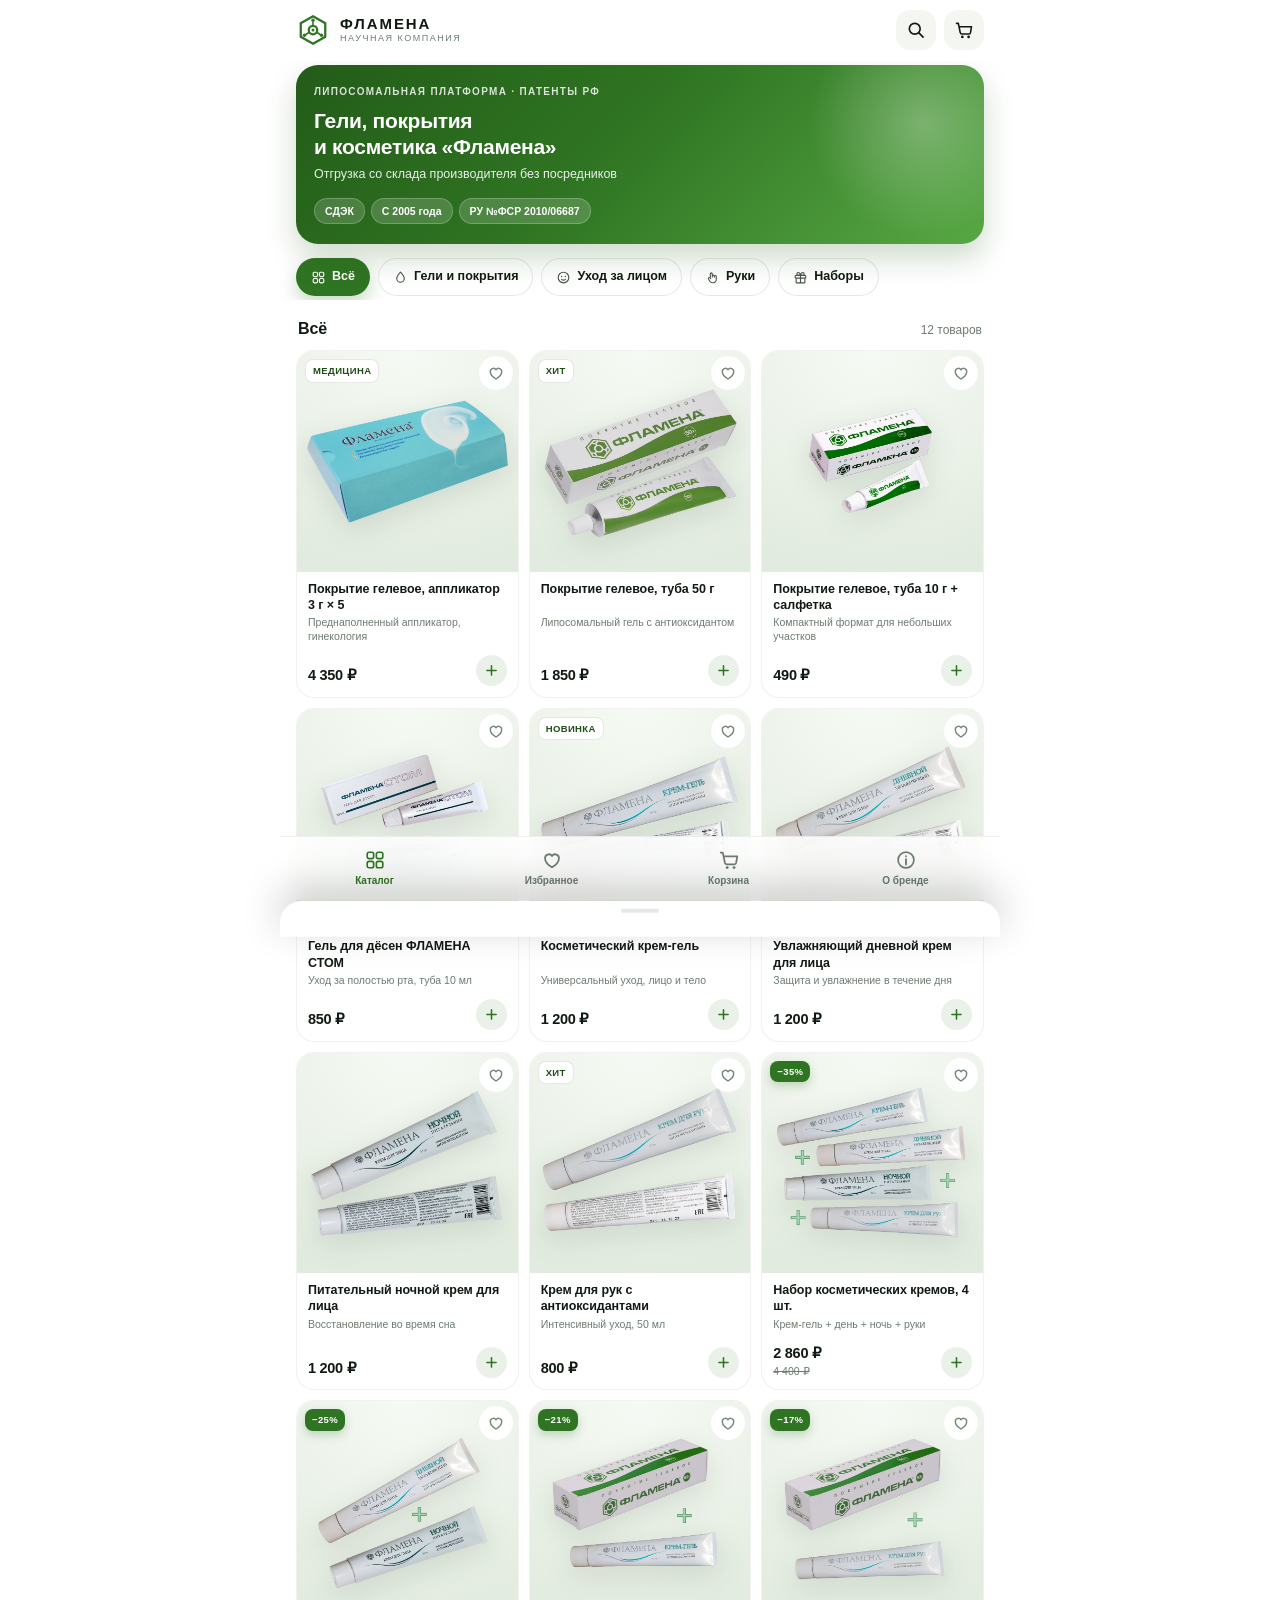
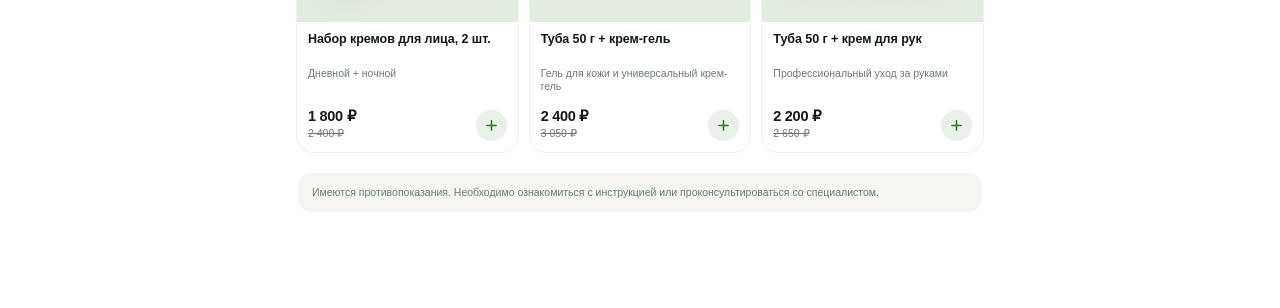
<file: index.html>
<!DOCTYPE html>
<html lang="ru">
<head>
<meta charset="utf-8">
<meta name="viewport" content="width=device-width, initial-scale=1, maximum-scale=1, user-scalable=no, viewport-fit=cover">
<meta name="robots" content="noindex, nofollow">
<meta name="theme-color" content="#ffffff">
<title>Фламена — витрина</title>
<link rel="stylesheet" href="style.css?v=20261121b">
<script src="https://telegram.org/js/telegram-web-app.js"></script>
</head>
<body>

<svg style="display:none" aria-hidden="true">
  <symbol id="i-hex" viewBox="0 0 64 64">
    <path d="M32 4.5 56.5 18.5v27L32 59.5 7.5 45.5v-27z" fill="none" stroke="currentColor" stroke-width="4.5"/>
    <circle cx="32" cy="32" r="8.5" fill="none" stroke="currentColor" stroke-width="4.5"/>
    <circle cx="32" cy="32" r="3" fill="currentColor"/>
    <circle cx="32" cy="12.5" r="3.4" fill="currentColor"/>
    <circle cx="15" cy="42.5" r="3.4" fill="currentColor"/>
    <circle cx="49" cy="42.5" r="3.4" fill="currentColor"/>
    <path d="M32 23.5v-8M24.5 36.5 17.5 41M39.5 36.5l7 4.5" stroke="currentColor" stroke-width="3.2"/>
  </symbol>
  <symbol id="i-search" viewBox="0 0 24 24"><circle cx="10.5" cy="10.5" r="6.5" fill="none" stroke="currentColor" stroke-width="2"/><path d="m15.5 15.5 5 5" stroke="currentColor" stroke-width="2" stroke-linecap="round"/></symbol>
  <symbol id="i-cart" viewBox="0 0 24 24"><path d="M3 4h2.2l2.3 11.2a2 2 0 0 0 2 1.6h8.3a2 2 0 0 0 2-1.6L21 8H6" fill="none" stroke="currentColor" stroke-width="1.9" stroke-linecap="round" stroke-linejoin="round"/><circle cx="10" cy="20.3" r="1.6" fill="currentColor"/><circle cx="17.5" cy="20.3" r="1.6" fill="currentColor"/></symbol>
  <symbol id="i-heart" viewBox="0 0 24 24"><path d="M12 20s-7.5-4.6-7.5-9.4A4.1 4.1 0 0 1 12 7.7a4.1 4.1 0 0 1 7.5 2.9C19.5 15.4 12 20 12 20Z" fill="none" stroke="currentColor" stroke-width="1.9" stroke-linejoin="round"/></symbol>
  <symbol id="i-heart-fill" viewBox="0 0 24 24"><path d="M12 20s-7.5-4.6-7.5-9.4A4.1 4.1 0 0 1 12 7.7a4.1 4.1 0 0 1 7.5 2.9C19.5 15.4 12 20 12 20Z" fill="currentColor" stroke="currentColor" stroke-width="1.6" stroke-linejoin="round"/></symbol>
  <symbol id="i-grid" viewBox="0 0 24 24"><rect x="3.5" y="3.5" width="7" height="7" rx="2" fill="none" stroke="currentColor" stroke-width="1.8"/><rect x="13.5" y="3.5" width="7" height="7" rx="2" fill="none" stroke="currentColor" stroke-width="1.8"/><rect x="3.5" y="13.5" width="7" height="7" rx="2" fill="none" stroke="currentColor" stroke-width="1.8"/><rect x="13.5" y="13.5" width="7" height="7" rx="2" fill="none" stroke="currentColor" stroke-width="1.8"/></symbol>
  <symbol id="i-drop" viewBox="0 0 24 24"><path d="M12 3.5s6 6.2 6 10.1a6 6 0 0 1-12 0C6 9.7 12 3.5 12 3.5Z" fill="none" stroke="currentColor" stroke-width="1.8" stroke-linejoin="round"/></symbol>
  <symbol id="i-face" viewBox="0 0 24 24"><circle cx="12" cy="12" r="8.5" fill="none" stroke="currentColor" stroke-width="1.8"/><circle cx="9" cy="10.5" r="1.2" fill="currentColor"/><circle cx="15" cy="10.5" r="1.2" fill="currentColor"/><path d="M9 15c1.8 1.6 4.2 1.6 6 0" fill="none" stroke="currentColor" stroke-width="1.8" stroke-linecap="round"/></symbol>
  <symbol id="i-hand" viewBox="0 0 24 24"><path d="M8.5 12V6.2a1.6 1.6 0 0 1 3.2 0V11m0-1.2a1.6 1.6 0 0 1 3.2 0v1.9m0-1.4a1.6 1.6 0 0 1 3.2 0v4.2c0 3.5-2.2 6-5.6 6-2.2 0-3.6-.8-4.7-2.5l-2.3-3.6a1.6 1.6 0 0 1 2.6-1.8l1.1 1.4" fill="none" stroke="currentColor" stroke-width="1.7" stroke-linecap="round" stroke-linejoin="round"/></symbol>
  <symbol id="i-gift" viewBox="0 0 24 24"><rect x="3.5" y="8.5" width="17" height="4.5" rx="1.5" fill="none" stroke="currentColor" stroke-width="1.8"/><path d="M5 13v6.5a1 1 0 0 0 1 1h12a1 1 0 0 0 1-1V13M12 8.5V20.5" fill="none" stroke="currentColor" stroke-width="1.8"/><path d="M12 8.5S10.8 4 8.4 4a2.2 2.2 0 0 0 0 4.5Zm0 0S13.2 4 15.6 4a2.2 2.2 0 0 1 0 4.5Z" fill="none" stroke="currentColor" stroke-width="1.8"/></symbol>
  <symbol id="i-info" viewBox="0 0 24 24"><circle cx="12" cy="12" r="8.6" fill="none" stroke="currentColor" stroke-width="1.8"/><path d="M12 11v6M12 7.7v.2" stroke="currentColor" stroke-width="2" stroke-linecap="round"/></symbol>
  <symbol id="i-plus" viewBox="0 0 24 24"><path d="M12 5.5v13M5.5 12h13" stroke="currentColor" stroke-width="2.2" stroke-linecap="round"/></symbol>
  <symbol id="i-minus" viewBox="0 0 24 24"><path d="M5.5 12h13" stroke="currentColor" stroke-width="2.2" stroke-linecap="round"/></symbol>
  <symbol id="i-close" viewBox="0 0 24 24"><path d="m6.5 6.5 11 11M17.5 6.5l-11 11" stroke="currentColor" stroke-width="2" stroke-linecap="round"/></symbol>
  <symbol id="i-check" viewBox="0 0 24 24"><path d="m5 12.5 4.5 4.5L19 7" fill="none" stroke="currentColor" stroke-width="2.2" stroke-linecap="round" stroke-linejoin="round"/></symbol>
  <symbol id="i-chevron" viewBox="0 0 24 24"><path d="m9 6 6 6-6 6" fill="none" stroke="currentColor" stroke-width="2" stroke-linecap="round" stroke-linejoin="round"/></symbol>
  <symbol id="i-tg" viewBox="0 0 24 24"><path d="M21.5 4.3 2.9 11.4c-.9.3-.9 1.5.1 1.7l4.6 1.2 1.8 5.3c.3.8 1.2 1 1.8.4l2.4-2.3 4.5 3.3c.7.5 1.6.1 1.8-.7l2.9-15c.2-1-.6-1.7-1.3-1.4Z" fill="currentColor" opacity=".92"/></symbol>
</svg>

<div class="app" id="app">

  <header class="topbar">
    <button class="brand" data-view-btn="catalog" aria-label="На главную">
      <span class="brand__mark"><svg><use href="#i-hex"/></svg></span>
      <span class="brand__text"><b>ФЛАМЕНА</b><i>научная компания</i></span>
    </button>
    <div class="topbar__actions">
      <button class="icon-btn" id="btnSearch" aria-label="Поиск"><svg><use href="#i-search"/></svg></button>
      <button class="icon-btn" id="btnCart" aria-label="Корзина">
        <svg><use href="#i-cart"/></svg>
        <span class="badge" id="cartBadge" hidden>0</span>
      </button>
    </div>
  </header>

  <div class="searchbar" id="searchbar" hidden>
    <svg class="searchbar__icon"><use href="#i-search"/></svg>
    <input id="searchInput" type="search" inputmode="search" placeholder="Крем, гель, аппликатор…" autocomplete="off">
    <button class="searchbar__close" id="btnSearchClose" aria-label="Закрыть поиск"><svg><use href="#i-close"/></svg></button>
  </div>

  <main id="main">
    <section class="view" id="view-catalog">
      <div class="hero">
        <div class="hero__glow"></div>
        <div class="hero__kicker">Липосомальная платформа · патенты РФ</div>
        <h1 class="hero__title">Гели, покрытия<br>и косметика «Фламена»</h1>
        <p class="hero__sub">Отгрузка со склада производителя без посредников</p>
        <div class="hero__tags">
          <span>СДЭК</span><span>С 2005 года</span><span>РУ №ФСР 2010/06687</span>
        </div>
      </div>

      <div class="chips" id="chips"></div>

      <div class="section-head">
        <h2 id="catTitle">Каталог</h2>
        <span id="catCount"></span>
      </div>

      <div class="grid" id="grid"></div>
      <div class="empty" id="gridEmpty" hidden>
        <svg class="empty__icon"><use href="#i-search"/></svg>
        <b>Ничего не найдено</b>
        <p>Попробуйте другое слово или сбросьте фильтр</p>
      </div>

      <p class="disclaimer">Имеются противопоказания. Необходимо ознакомиться с инструкцией или проконсультироваться со специалистом.</p>
    </section>

    <section class="view" id="view-fav" hidden></section>
    <section class="view" id="view-cart" hidden></section>
    <section class="view" id="view-info" hidden></section>
  </main>

  <nav class="tabbar">
    <button class="tab is-active" data-view-btn="catalog"><svg><use href="#i-grid"/></svg><span>Каталог</span></button>
    <button class="tab" data-view-btn="fav"><svg><use href="#i-heart"/></svg><span>Избранное</span><i class="tab__dot" id="favDot" hidden></i></button>
    <button class="tab" data-view-btn="cart"><svg><use href="#i-cart"/></svg><span>Корзина</span><i class="tab__dot" id="tabCartDot" hidden></i></button>
    <button class="tab" data-view-btn="info"><svg><use href="#i-info"/></svg><span>О бренде</span></button>
  </nav>

</div>

<div class="backdrop" id="backdrop"></div>
<div class="sheet" id="sheet" role="dialog" aria-modal="true">
  <div class="sheet__handle"></div>
  <div class="sheet__body" id="sheetBody"></div>
</div>

<div class="toast" id="toast"><svg><use href="#i-check"/></svg><span id="toastText"></span></div>

<script src="data.js?v=20261121b"></script>
<script src="app.js?v=20261121b"></script>
</body>
</html>
</file>
<file: style.css>
/* Фламена — витрина для Telegram Mini App */

:root {
  --brand: #2f7422;
  --brand-2: #5aa746;
  --brand-ink: #1e4f16;
  --brand-soft: rgba(47, 116, 34, .10);
  --bg: #ffffff;
  --bg-2: #f5f8f4;
  --card: #ffffff;
  --card-2: #f3f6f1;
  --text: #101a12;
  --hint: #6c7c70;
  --line: rgba(16, 26, 18, .10);
  --line-2: rgba(16, 26, 18, .06);
  --danger: #d9463c;
  --media-a: #f6faf4;
  --media-b: #e2ebdf;
  --shadow: 0 10px 30px rgba(18, 42, 20, .07);
  --radius: 18px;
  --topbar: 58px;
}

* { box-sizing: border-box; -webkit-tap-highlight-color: transparent; }
[hidden] { display: none !important; }

html, body {
  margin: 0;
  padding: 0;
  background: var(--bg);
  color: var(--text);
  font-family: -apple-system, BlinkMacSystemFont, "SF Pro Text", "Segoe UI", Roboto, "Helvetica Neue", Arial, sans-serif;
  font-size: 15px;
  line-height: 1.4;
  -webkit-font-smoothing: antialiased;
  overscroll-behavior-y: contain;
}

body { min-height: 100vh; }
button, input, textarea { font: inherit; color: inherit; }
button { cursor: pointer; }
svg { display: block; }
img {
  display: block;
  -webkit-touch-callout: none;
  -webkit-user-drag: none;
  user-select: none;
}
.app { user-select: none; -webkit-user-select: none; }
input, textarea, .order-preview { user-select: text; -webkit-user-select: text; }

.app {
  max-width: 720px;
  margin: 0 auto;
  min-height: 100vh;
  display: flex;
  flex-direction: column;
}

/* ───────── шапка ───────── */

.topbar {
  position: sticky;
  top: 0;
  z-index: 30;
  display: flex;
  align-items: center;
  justify-content: space-between;
  gap: 10px;
  padding: calc(env(safe-area-inset-top) + 10px) 16px 10px;
  background: var(--bg);
  border-bottom: 1px solid transparent;
  transition: border-color .2s;
}
.topbar.is-scrolled { border-bottom-color: var(--line); }
@supports (backdrop-filter: blur(4px)) {
  .topbar {
    background: color-mix(in srgb, var(--bg) 84%, transparent);
    backdrop-filter: blur(16px) saturate(1.5);
  }
}

.brand {
  display: flex;
  align-items: center;
  gap: 10px;
  padding: 0;
  border: 0;
  background: none;
}
.brand__mark {
  width: 34px;
  height: 34px;
  color: var(--brand);
  display: grid;
  place-items: center;
}
.brand__mark svg { width: 32px; height: 32px; }
.brand__text { display: flex; flex-direction: column; align-items: flex-start; gap: 1px; }
.brand__text b {
  font-size: 15px;
  font-weight: 800;
  letter-spacing: .13em;
  line-height: 1;
  color: var(--text);
}
.brand__text i {
  font-style: normal;
  font-size: 9px;
  letter-spacing: .17em;
  text-transform: uppercase;
  color: var(--hint);
}

.topbar__actions { display: flex; gap: 8px; }
.icon-btn {
  position: relative;
  width: 40px;
  height: 40px;
  border: 0;
  border-radius: 14px;
  background: var(--card-2);
  color: var(--text);
  display: grid;
  place-items: center;
  transition: transform .15s;
}
.icon-btn:active { transform: scale(.93); }
.icon-btn svg { width: 20px; height: 20px; }

.badge {
  position: absolute;
  top: -4px;
  right: -4px;
  min-width: 19px;
  height: 19px;
  padding: 0 5px;
  border-radius: 10px;
  background: var(--brand);
  color: #fff;
  font-size: 11px;
  font-weight: 700;
  line-height: 19px;
  text-align: center;
  box-shadow: 0 0 0 2px var(--bg);
}

/* поиск */

.searchbar {
  position: sticky;
  top: calc(env(safe-area-inset-top) + var(--topbar));
  z-index: 29;
  display: flex;
  align-items: center;
  gap: 8px;
  margin: 0 16px 6px;
  padding: 0 12px;
  height: 46px;
  background: var(--card-2);
  border: 1px solid var(--line-2);
  border-radius: 14px;
}
.searchbar__icon { width: 18px; height: 18px; color: var(--hint); flex: 0 0 auto; }
.searchbar input {
  flex: 1;
  min-width: 0;
  border: 0;
  background: none;
  outline: none;
  font-size: 14px;
  color: var(--text);
}
.searchbar input::placeholder { color: var(--hint); }
.searchbar input::-webkit-search-cancel-button { display: none; }
.searchbar__close {
  border: 0;
  background: none;
  color: var(--hint);
  padding: 4px;
  display: grid;
  place-items: center;
}
.searchbar__close svg { width: 16px; height: 16px; }

/* ───────── hero ───────── */

.hero {
  position: relative;
  margin: 4px 16px 0;
  padding: 20px 18px;
  border-radius: 22px;
  overflow: hidden;
  color: #fff;
  background: linear-gradient(135deg, #235c19 0%, #2f7422 45%, #57a844 100%);
  box-shadow: 0 14px 30px rgba(35, 92, 25, .22);
}
.hero__glow {
  position: absolute;
  inset: -40% -10% auto auto;
  width: 260px;
  height: 260px;
  background: radial-gradient(circle, rgba(255, 255, 255, .28), transparent 62%);
  pointer-events: none;
}
.hero__kicker {
  position: relative;
  font-size: 10px;
  font-weight: 700;
  letter-spacing: .13em;
  text-transform: uppercase;
  opacity: .82;
}
.hero__title {
  position: relative;
  margin: 9px 0 7px;
  font-size: 21px;
  line-height: 1.22;
  font-weight: 800;
  letter-spacing: -.015em;
}
.hero__sub { position: relative; margin: 0; font-size: 12.5px; opacity: .9; }
.hero__tags { position: relative; display: flex; flex-wrap: wrap; gap: 6px; margin-top: 14px; }
.hero__tags span {
  padding: 5px 10px;
  border-radius: 999px;
  font-size: 10.5px;
  font-weight: 600;
  background: rgba(255, 255, 255, .16);
  border: 1px solid rgba(255, 255, 255, .22);
}

/* ───────── категории ───────── */

.chips {
  display: flex;
  gap: 8px;
  padding: 14px 16px 4px;
  overflow-x: auto;
  scrollbar-width: none;
}
.chips::-webkit-scrollbar { display: none; }
.chip {
  flex: 0 0 auto;
  display: inline-flex;
  align-items: center;
  gap: 6px;
  padding: 9px 14px;
  border-radius: 999px;
  border: 1px solid var(--line);
  background: var(--card);
  color: var(--text);
  font-size: 12.5px;
  font-weight: 600;
  white-space: nowrap;
  transition: transform .15s;
}
.chip:active { transform: scale(.96); }
.chip svg { width: 15px; height: 15px; opacity: .75; }
.chip.is-active {
  background: var(--brand);
  border-color: transparent;
  color: #fff;
  box-shadow: 0 8px 18px rgba(47, 116, 34, .26);
}
.chip.is-active svg { opacity: 1; }

.section-head {
  display: flex;
  align-items: baseline;
  justify-content: space-between;
  padding: 18px 18px 10px;
}
.section-head h2 { margin: 0; font-size: 16px; font-weight: 800; letter-spacing: -.01em; }
.section-head span { font-size: 12px; color: var(--hint); }

/* ───────── сетка товаров ───────── */

.grid {
  display: grid;
  grid-template-columns: repeat(2, minmax(0, 1fr));
  gap: 10px;
  padding: 0 16px;
}
@media (min-width: 560px) {
  .grid { grid-template-columns: repeat(3, minmax(0, 1fr)); }
}

.product {
  position: relative;
  display: flex;
  flex-direction: column;
  padding: 0;
  text-align: left;
  background: var(--card);
  border: 1px solid var(--line-2);
  border-radius: var(--radius);
  overflow: hidden;
  transition: transform .16s ease, box-shadow .2s;
}
.product:active { transform: scale(.982); box-shadow: var(--shadow); }
.product__media {
  position: relative;
  aspect-ratio: 1 / 1;
  padding: 10px;
  display: grid;
  place-items: center;
  background: radial-gradient(120% 100% at 50% 0%, var(--media-a) 0%, var(--media-b) 100%);
}
.product__media img {
  width: 100%;
  height: 100%;
  object-fit: contain;
  pointer-events: none;
  filter: drop-shadow(0 8px 14px rgba(18, 42, 20, .12));
}
.product__body {
  display: flex;
  flex-direction: column;
  gap: 3px;
  flex: 1;
  padding: 9px 11px 11px;
}
.product__title {
  font-size: 12.5px;
  font-weight: 700;
  line-height: 1.3;
  letter-spacing: -.005em;
  display: -webkit-box;
  -webkit-line-clamp: 2;
  -webkit-box-orient: vertical;
  overflow: hidden;
  min-height: 2.6em;
}
.product__sub {
  font-size: 10.5px;
  line-height: 1.3;
  color: var(--hint);
  display: -webkit-box;
  -webkit-line-clamp: 2;
  -webkit-box-orient: vertical;
  overflow: hidden;
}
.product__foot {
  display: flex;
  align-items: flex-end;
  justify-content: space-between;
  gap: 6px;
  margin-top: auto;
  padding-top: 8px;
}
.price { font-size: 14.5px; font-weight: 800; letter-spacing: -.02em; }
.price__old {
  display: block;
  font-size: 10.5px;
  font-weight: 500;
  color: var(--hint);
  text-decoration: line-through;
  letter-spacing: 0;
  white-space: nowrap;
}

.pill {
  position: absolute;
  z-index: 2;
  top: 8px;
  left: 8px;
  padding: 4px 7px;
  border-radius: 8px;
  font-size: 9.5px;
  font-weight: 700;
  letter-spacing: .04em;
  text-transform: uppercase;
  background: var(--brand);
  color: #fff;
  box-shadow: 0 4px 10px rgba(47, 116, 34, .25);
}
.pill--soft {
  background: var(--bg);
  color: var(--brand-ink);
  border: 1px solid var(--line);
  box-shadow: none;
}

.fav-btn {
  position: absolute;
  z-index: 3;
  top: 5px;
  right: 5px;
  width: 34px;
  height: 34px;
  border: 0;
  border-radius: 50%;
  display: grid;
  place-items: center;
  background: var(--bg);
  color: var(--hint);
  opacity: .92;
  transition: transform .15s;
}
.fav-btn:active { transform: scale(.88); }
.fav-btn svg { width: 18px; height: 18px; }
.fav-btn.is-on { color: var(--danger); }

.add-btn {
  flex: 0 0 auto;
  width: 31px;
  height: 31px;
  border: 0;
  border-radius: 50%;
  background: var(--brand-soft);
  color: var(--brand);
  display: grid;
  place-items: center;
  transition: transform .15s;
}
.add-btn:active { transform: scale(.88); background: var(--brand); color: #fff; }
.add-btn svg { width: 17px; height: 17px; }

.empty {
  display: flex;
  flex-direction: column;
  align-items: center;
  gap: 4px;
  padding: 46px 24px;
  text-align: center;
  color: var(--hint);
}
.empty__icon { width: 34px; height: 34px; opacity: .45; margin-bottom: 6px; }
.empty b { color: var(--text); font-size: 14px; }
.empty p { margin: 0; font-size: 12.5px; }

.disclaimer {
  margin: 20px 18px 0;
  padding: 12px 14px;
  border-radius: 14px;
  background: var(--card-2);
  color: var(--hint);
  font-size: 10.5px;
  line-height: 1.45;
}

/* ───────── таббар ───────── */

.tabbar {
  position: fixed;
  left: 50%;
  bottom: 0;
  transform: translateX(-50%);
  z-index: 40;
  width: 100%;
  max-width: 720px;
  display: flex;
  padding: 6px 6px calc(6px + env(safe-area-inset-bottom));
  background: var(--bg);
  border-top: 1px solid var(--line);
}
@supports (backdrop-filter: blur(4px)) {
  .tabbar {
    background: color-mix(in srgb, var(--bg) 86%, transparent);
    backdrop-filter: blur(18px) saturate(1.5);
    border-top-color: var(--line-2);
  }
}
.tab {
  position: relative;
  flex: 1;
  display: flex;
  flex-direction: column;
  align-items: center;
  gap: 3px;
  padding: 6px 0;
  border: 0;
  background: none;
  color: var(--hint);
  font-size: 10px;
  font-weight: 600;
}
.tab svg { width: 22px; height: 22px; }
.tab.is-active { color: var(--brand); }
.tab__dot {
  position: absolute;
  top: 4px;
  right: 50%;
  margin-right: -18px;
  width: 6px;
  height: 6px;
  border-radius: 50%;
  background: var(--danger);
}

/* ───────── виды ───────── */

.view { padding-bottom: 96px; animation: fade .25s ease; }
@keyframes fade { from { opacity: .3; } to { opacity: 1; } }

.view-head { padding: 18px 18px 10px; }
.view-head h2 { margin: 0; font-size: 20px; font-weight: 800; letter-spacing: -.02em; }
.view-head p { margin: 4px 0 0; font-size: 12.5px; color: var(--hint); }

/* корзина */

.cart-list { padding: 6px 16px 0; }
.cart-item {
  display: flex;
  gap: 10px;
  padding: 10px;
  margin-bottom: 8px;
  background: var(--card);
  border: 1px solid var(--line-2);
  border-radius: 16px;
}
.cart-item__thumb {
  flex: 0 0 62px;
  width: 62px;
  height: 62px;
  padding: 5px;
  border-radius: 12px;
  background: radial-gradient(120% 100% at 50% 0%, var(--media-a), var(--media-b));
  display: grid;
  place-items: center;
}
.cart-item__thumb img { max-width: 100%; max-height: 100%; object-fit: contain; pointer-events: none; }
.cart-item__info { flex: 1; min-width: 0; display: flex; flex-direction: column; gap: 4px; }
.cart-item__name {
  font-size: 12.5px;
  font-weight: 700;
  line-height: 1.3;
  display: -webkit-box;
  -webkit-line-clamp: 2;
  -webkit-box-orient: vertical;
  overflow: hidden;
}
.cart-item__row { display: flex; align-items: center; justify-content: space-between; gap: 8px; margin-top: auto; }
.cart-item__price { font-size: 13.5px; font-weight: 800; }
.cart-item__del {
  border: 0;
  background: none;
  color: var(--hint);
  padding: 2px;
  display: grid;
  place-items: center;
}
.cart-item__del svg { width: 14px; height: 14px; }

.stepper { display: inline-flex; align-items: center; background: var(--card-2); border-radius: 999px; padding: 2px; }
.stepper button {
  width: 26px;
  height: 26px;
  border: 0;
  border-radius: 50%;
  background: none;
  color: var(--text);
  display: grid;
  place-items: center;
}
.stepper button:disabled { color: var(--hint); opacity: .45; }
.stepper svg { width: 14px; height: 14px; }
.stepper span { min-width: 22px; text-align: center; font-size: 13px; font-weight: 700; }

.panel {
  margin: 10px 16px 0;
  padding: 14px;
  background: var(--card);
  border: 1px solid var(--line-2);
  border-radius: 18px;
}
.panel h3 { margin: 0 0 10px; font-size: 13.5px; font-weight: 800; }
.sum-row { display: flex; justify-content: space-between; gap: 10px; font-size: 13px; padding: 5px 0; color: var(--hint); }
.sum-row b { color: var(--text); font-weight: 700; }
.sum-row--total { padding-top: 10px; margin-top: 6px; border-top: 1px solid var(--line); font-size: 15px; color: var(--text); font-weight: 700; }
.sum-row--total b { font-size: 19px; letter-spacing: -.02em; }

.field { display: block; margin-bottom: 10px; }
.field:last-child { margin-bottom: 0; }
.field span { display: block; margin-bottom: 5px; font-size: 11px; font-weight: 600; letter-spacing: .04em; text-transform: uppercase; color: var(--hint); }
.field input, .field textarea {
  width: 100%;
  padding: 12px 13px;
  border-radius: 13px;
  border: 1px solid var(--line);
  background: var(--bg-2);
  color: var(--text);
  font-size: 14px;
  outline: none;
  transition: border-color .18s;
}
.field input:focus, .field textarea:focus { border-color: var(--brand); }
.field textarea { min-height: 70px; resize: vertical; }

.btn {
  width: 100%;
  padding: 15px;
  border: 0;
  border-radius: 16px;
  background: var(--brand);
  color: #fff;
  font-size: 14.5px;
  font-weight: 700;
  letter-spacing: -.01em;
  transition: transform .15s, opacity .2s;
}
.btn:active { transform: scale(.985); }
.btn--ghost { background: var(--card-2); color: var(--text); }
.btn--link { background: none; color: var(--brand); font-weight: 600; font-size: 13px; padding: 12px; }
.actions { padding: 14px 16px 0; display: flex; flex-direction: column; gap: 8px; }

.note { margin: 10px 18px 0; font-size: 10.5px; line-height: 1.5; color: var(--hint); }

/* о бренде */

.info-hero {
  margin: 0 16px;
  padding: 18px;
  border-radius: 20px;
  background: linear-gradient(135deg, rgba(47, 116, 34, .12), rgba(90, 167, 70, .04));
  border: 1px solid var(--line-2);
}
.info-hero b { display: block; font-size: 15px; font-weight: 800; margin-bottom: 6px; }
.info-hero p { margin: 0; font-size: 12.5px; line-height: 1.55; color: var(--hint); }

.stats { display: grid; grid-template-columns: repeat(3, 1fr); gap: 8px; margin: 12px 16px 0; }
.stat { padding: 12px 10px; border-radius: 16px; background: var(--card); border: 1px solid var(--line-2); }
.stat b { display: block; font-size: 16px; font-weight: 800; letter-spacing: -.02em; color: var(--brand); }
.stat span { font-size: 10px; line-height: 1.3; color: var(--hint); }

.faq {
  margin: 8px 16px 0;
  background: var(--card);
  border: 1px solid var(--line-2);
  border-radius: 16px;
  overflow: hidden;
}
.faq summary {
  display: flex;
  align-items: center;
  justify-content: space-between;
  gap: 10px;
  padding: 14px;
  font-size: 13px;
  font-weight: 700;
  cursor: pointer;
  list-style: none;
}
.faq summary::-webkit-details-marker { display: none; }
.faq summary svg { width: 15px; height: 15px; color: var(--hint); transition: transform .2s; flex: 0 0 auto; }
.faq[open] summary svg { transform: rotate(90deg); }
.faq p { margin: 0; padding: 0 14px 14px; font-size: 12.5px; line-height: 1.55; color: var(--hint); }

.contacts { display: flex; flex-direction: column; gap: 8px; margin: 10px 16px 0; }
.contact {
  display: flex;
  align-items: center;
  gap: 10px;
  padding: 13px 14px;
  border-radius: 16px;
  background: var(--card);
  border: 1px solid var(--line-2);
  color: var(--text);
  text-decoration: none;
  font-size: 13.5px;
  font-weight: 600;
}
.contact svg { width: 18px; height: 18px; color: var(--brand); flex: 0 0 auto; }
.contact small { display: block; font-size: 10.5px; font-weight: 500; color: var(--hint); }

/* ───────── шторка товара ───────── */

.backdrop {
  position: fixed;
  inset: 0;
  z-index: 50;
  background: rgba(9, 16, 11, .45);
  opacity: 0;
  pointer-events: none;
  transition: opacity .3s;
}
.backdrop.is-open { opacity: 1; pointer-events: auto; }

.sheet {
  position: fixed;
  left: 50%;
  bottom: 0;
  z-index: 60;
  transform: translate(-50%, 102%);
  width: 100%;
  max-width: 720px;
  max-height: 92vh;
  display: flex;
  flex-direction: column;
  background: var(--bg);
  border-radius: 22px 22px 0 0;
  box-shadow: 0 -12px 40px rgba(0, 0, 0, .22);
  transition: transform .34s cubic-bezier(.22, .9, .28, 1);
}
.sheet.is-open { transform: translate(-50%, 0); }
.sheet__handle {
  flex: 0 0 auto;
  width: 38px;
  height: 4px;
  margin: 8px auto 2px;
  border-radius: 2px;
  background: var(--line);
}
.sheet__body {
  overflow-y: auto;
  -webkit-overflow-scrolling: touch;
  padding: 6px 16px calc(16px + env(safe-area-inset-bottom));
}

.pd__media {
  aspect-ratio: 1.2 / 1;
  margin-bottom: 14px;
  padding: 16px;
  border-radius: 18px;
  display: grid;
  place-items: center;
  background: radial-gradient(120% 100% at 50% 0%, var(--media-a), var(--media-b));
}
.pd__media img { max-width: 100%; max-height: 100%; object-fit: contain; pointer-events: none; filter: drop-shadow(0 12px 20px rgba(18, 42, 20, .16)); }
.pd__head { display: flex; align-items: flex-start; justify-content: space-between; gap: 12px; }
.pd__head > div:first-child { min-width: 0; }
.pd__title { margin: 0; font-size: 18px; font-weight: 800; line-height: 1.25; letter-spacing: -.02em; }
.pd__sub { margin: 5px 0 0; font-size: 12.5px; color: var(--hint); }
.pd__prices { text-align: right; flex: 0 0 auto; }
.pd__price { font-size: 20px; font-weight: 800; letter-spacing: -.02em; white-space: nowrap; }
.pd__text p { margin: 11px 0 0; font-size: 13px; line-height: 1.55; color: var(--text); opacity: .86; }
.pd__specs { margin-top: 16px; border-top: 1px solid var(--line-2); }
.spec { display: flex; gap: 12px; padding: 10px 0; border-bottom: 1px solid var(--line-2); font-size: 12px; line-height: 1.45; }
.spec b { flex: 0 0 38%; font-weight: 600; color: var(--hint); }
.spec span { flex: 1; }
.pd__note { margin: 12px 0 0; font-size: 10.5px; line-height: 1.5; color: var(--hint); }
.pd__bar {
  position: sticky;
  bottom: 0;
  display: flex;
  gap: 8px;
  margin-top: 14px;
  padding: 12px 0 calc(4px + env(safe-area-inset-bottom));
  background: linear-gradient(to top, var(--bg) 72%, transparent);
}
.pd__bar .btn { flex: 1; }
.pd__bar .stepper { background: var(--card-2); padding: 4px; }

/* ───────── тост ───────── */

.toast {
  position: fixed;
  left: 50%;
  bottom: calc(84px + env(safe-area-inset-bottom));
  z-index: 80;
  transform: translate(-50%, 14px);
  display: flex;
  align-items: center;
  gap: 8px;
  max-width: calc(100vw - 48px);
  padding: 10px 15px;
  border-radius: 14px;
  background: rgba(14, 26, 16, .94);
  color: #fff;
  font-size: 12.5px;
  font-weight: 600;
  opacity: 0;
  pointer-events: none;
  transition: opacity .22s, transform .22s;
}
.toast.is-on { opacity: 1; transform: translate(-50%, 0); }
.toast span { overflow: hidden; text-overflow: ellipsis; white-space: nowrap; }
.toast svg { width: 16px; height: 16px; color: #7ee06a; flex: 0 0 auto; }

.order-preview {
  margin: 12px 0 0;
  padding: 12px;
  max-height: 46vh;
  overflow: auto;
  border-radius: 14px;
  background: var(--card-2);
  color: var(--text);
  font-family: ui-monospace, SFMono-Regular, Menlo, monospace;
  font-size: 11.5px;
  line-height: 1.5;
  white-space: pre-wrap;
  word-break: break-word;
}
</file>
